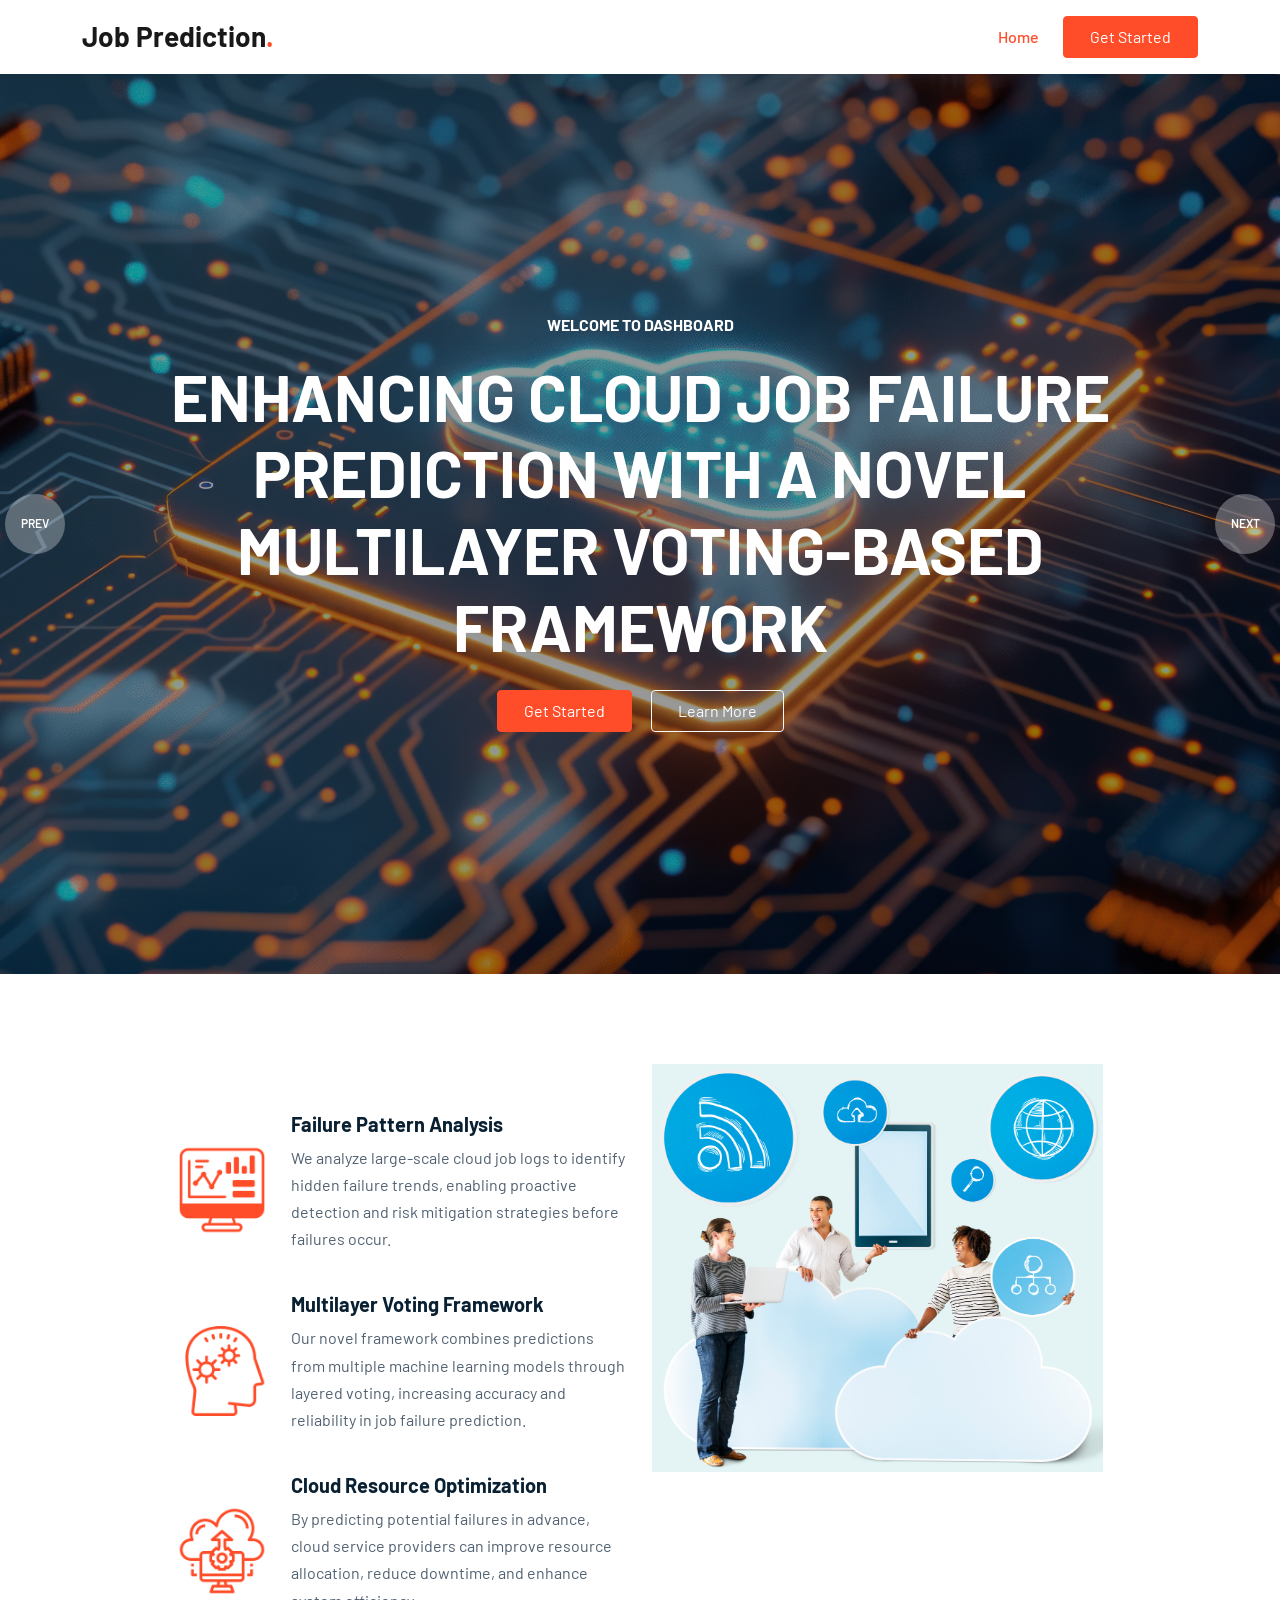
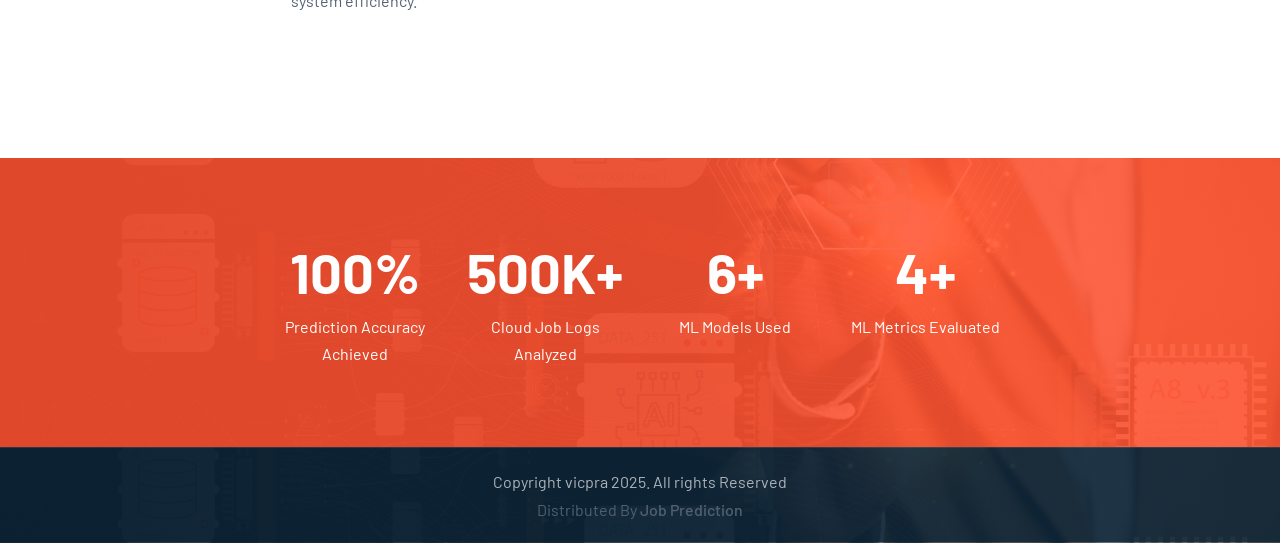
<file: templates/index.html>
<!doctype html>
<html lang="en">

<head>
    <!-- Required meta tags -->
    <meta charset="utf-8">
    <meta name="viewport" content="width=device-width, initial-scale=1">
    <link rel="icon" type="image/x-icon" href="favicon.ico">

    <!-- Bootstrap CSS -->
    <link rel="stylesheet" href="../static/css/bootstrap.min.css">
    <link rel="stylesheet" href="../static/css/owl.carousel.min.css">
    <link rel="stylesheet" href="../static/css/owl.theme.default.min.css">
    <link href='https://unpkg.com/boxicons@2.1.1/css/boxicons.min.css' rel='stylesheet'>
    <link rel="stylesheet" href="../static/css/style.css">

    <title>Home - Enhancing Cloud Job Failure Prediction with a Novel Multilayer Voting-Based Framework</title>
</head>

<body data-bs-spy="scroll" data-bs-target=".navbar" data-bs-offset="70">


    <!-- NAV -->
    <nav class="navbar navbar-expand-lg navbar-light bg-white sticky-top">
        <div class="container">
            <a class="navbar-brand" href="#">Job Prediction<span class="dot">.</span></a>
            <button class="navbar-toggler" type="button" data-bs-toggle="collapse" data-bs-target="#navbarNav"
                aria-controls="navbarNav" aria-expanded="false" aria-label="Toggle navigation">
                <span class="navbar-toggler-icon"></span>
            </button>
            <div class="collapse navbar-collapse" id="navbarNav">
                <ul class="navbar-nav ms-auto">
                    <li class="nav-item">
                        <a class="nav-link active" href="/"><Span style="color: #ff4d29;">Home</Span></a>
                    </li>                  
                </ul>
                <a href="/logon"
                    class="btn btn-brand ms-lg-3">Get Started</a>
            </div>
        </div>
    </nav>

    <!-- SLIDER -->
    <div class="owl-carousel owl-theme hero-slider">
        <div class="slide slide1">
            <div class="container">
                <div class="row">
                    <div class="col-12 text-center text-white">
                        <h6 class="text-white text-uppercase">Welcome To Dashboard</h6>
                        <h1 class="display-3 my-4">Enhancing Cloud Job Failure Prediction with a Novel Multilayer Voting-Based Framework</h1>
                        <a href="/logon" class="btn btn-brand">Get Started</a>
                        <a href="/logon" class="btn btn-outline-light ms-3">Learn More</a>
                    </div>
                </div>
            </div>
        </div>
        <div class="slide slide2">
            <div class="container">
                <div class="row">
                    <div class="col-12 col-lg-10 offset-lg-1 text-white">
                        <h6 class="text-white text-uppercase">Welcome To Dashboard</h6>
                        <h1 class="display-3 my-4">Enhancing Cloud Job Failure Prediction with a Novel Multilayer Voting-Based Framework</h1>
                        <a href="/logon" class="btn btn-brand">Get Started</a>
                        <a href="/logon" class="btn btn-outline-light ms-3">Learn More</a>
                    </div>
                </div>
            </div>
        </div>
    </div>

    <!-- ABOUT -->
    <section id="about">
        <div class="container">
            <div class="row justify-content-center">
                <div class="col-lg-5 py-5">
                    <div class="row">

                        <div class="col-12">
                            <div class="info-box">
                                <img src="../static/img/data-analysis.png" alt="">
                                <div class="ms-4">
                                    <h5>Failure Pattern Analysis</h5>
                                    <p>We analyze large-scale cloud job logs to identify hidden failure trends, enabling proactive detection and risk mitigation strategies before failures occur.</p>
                                </div>
                            </div>
                        </div>

                        <div class="col-12 mt-4">
                            <div class="info-box">
                                <img src="../static/img/ensemble-learn.png" alt="">
                                <div class="ms-4">
                                    <h5>Multilayer Voting Framework</h5>
                                    <p>Our novel framework combines predictions from multiple machine learning models through layered voting, increasing accuracy and reliability in job failure prediction.</p>
                                </div>
                            </div>
                        </div>

                        <div class="col-12 mt-4">
                            <div class="info-box">
                                <img src="../static/img/cloud-system.png" alt="">
                                <div class="ms-4">
                                    <h5>Cloud Resource Optimization</h5>
                                    <p>By predicting potential failures in advance, cloud service providers can improve resource allocation, reduce downtime, and enhance system efficiency.</p>
                                </div>
                            </div>
                        </div>

                    </div>
                </div>

                <div class="col-lg-5">
                    <img src="../static/img/about.jpg" alt="">
                </div>
            </div>
        </div>
    </section>


    <!-- MILESTONE -->
    <section id="milestone">
        <div class="container">
            <div class="row text-center justify-content-center gy-4">
                <div class="col-lg-2 col-sm-6">
                    <h1 class="display-4">100%</h1>
                    <p class="mb-0">Prediction Accuracy Achieved</p>
                </div>
                <div class="col-lg-2 col-sm-6">
                    <h1 class="display-4">500K+</h1>
                    <p class="mb-0">Cloud Job Logs Analyzed</p>
                </div>
                <div class="col-lg-2 col-sm-6">
                    <h1 class="display-4">6+</h1>
                    <p class="mb-0">ML Models Used</p>
                </div>
                <div class="col-lg-2 col-sm-6">
                    <h1 class="display-4">4+</h1>
                    <p class="mb-0">ML Metrics Evaluated</p>
                </div>
            </div>
        </div>
    </section>




    
    <footer>
        <div class="footer-bottom text-center">
            <p class="mb-0">Copyright vicpra 2025. All rights Reserved</p> Distributed By <a
                hrefs="#">Job Prediction</a>
        </div>
    </footer>



    <script src="../static/js/jquery.min.js"></script>
    <script src="../static/js/bootstrap.bundle.min.js"></script>
    <script src="../static/js/owl.carousel.min.js"></script>
    <script src="../static/js/app.js"></script>
</body>

</html>
</file>
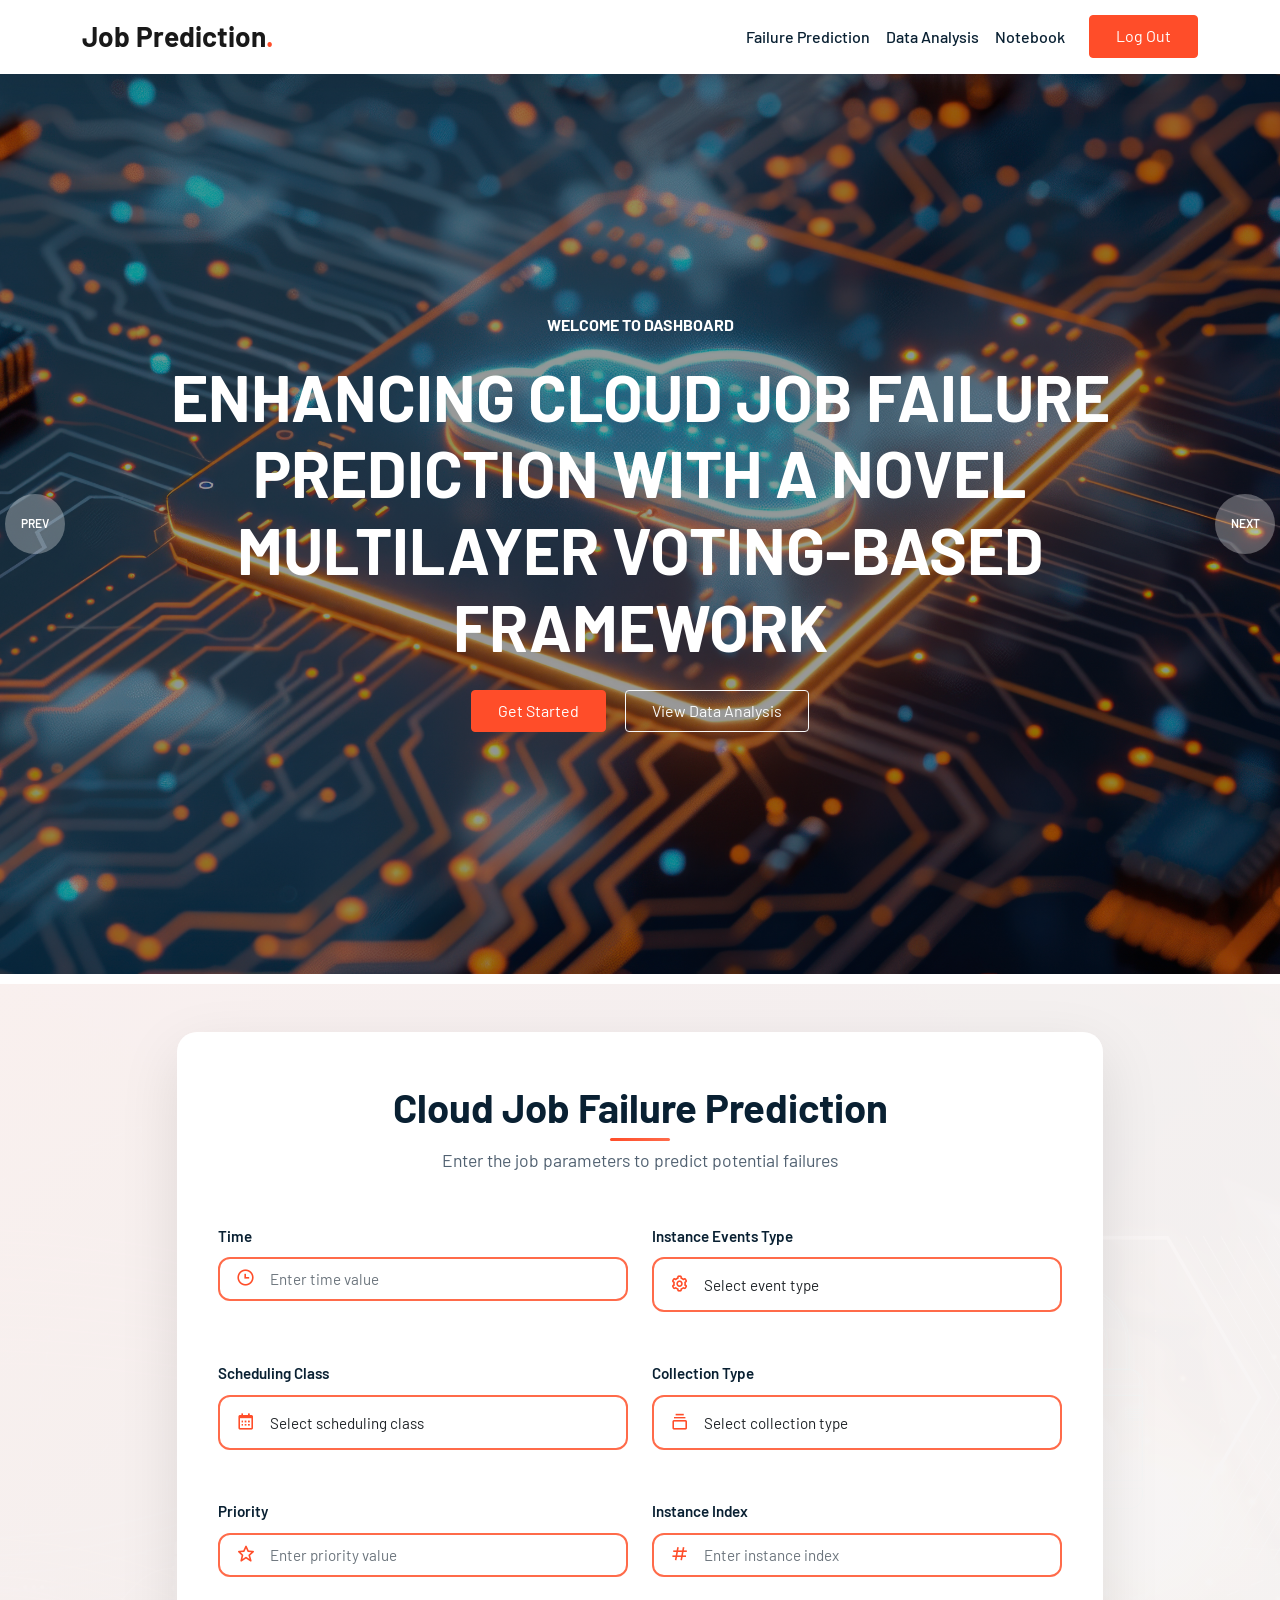
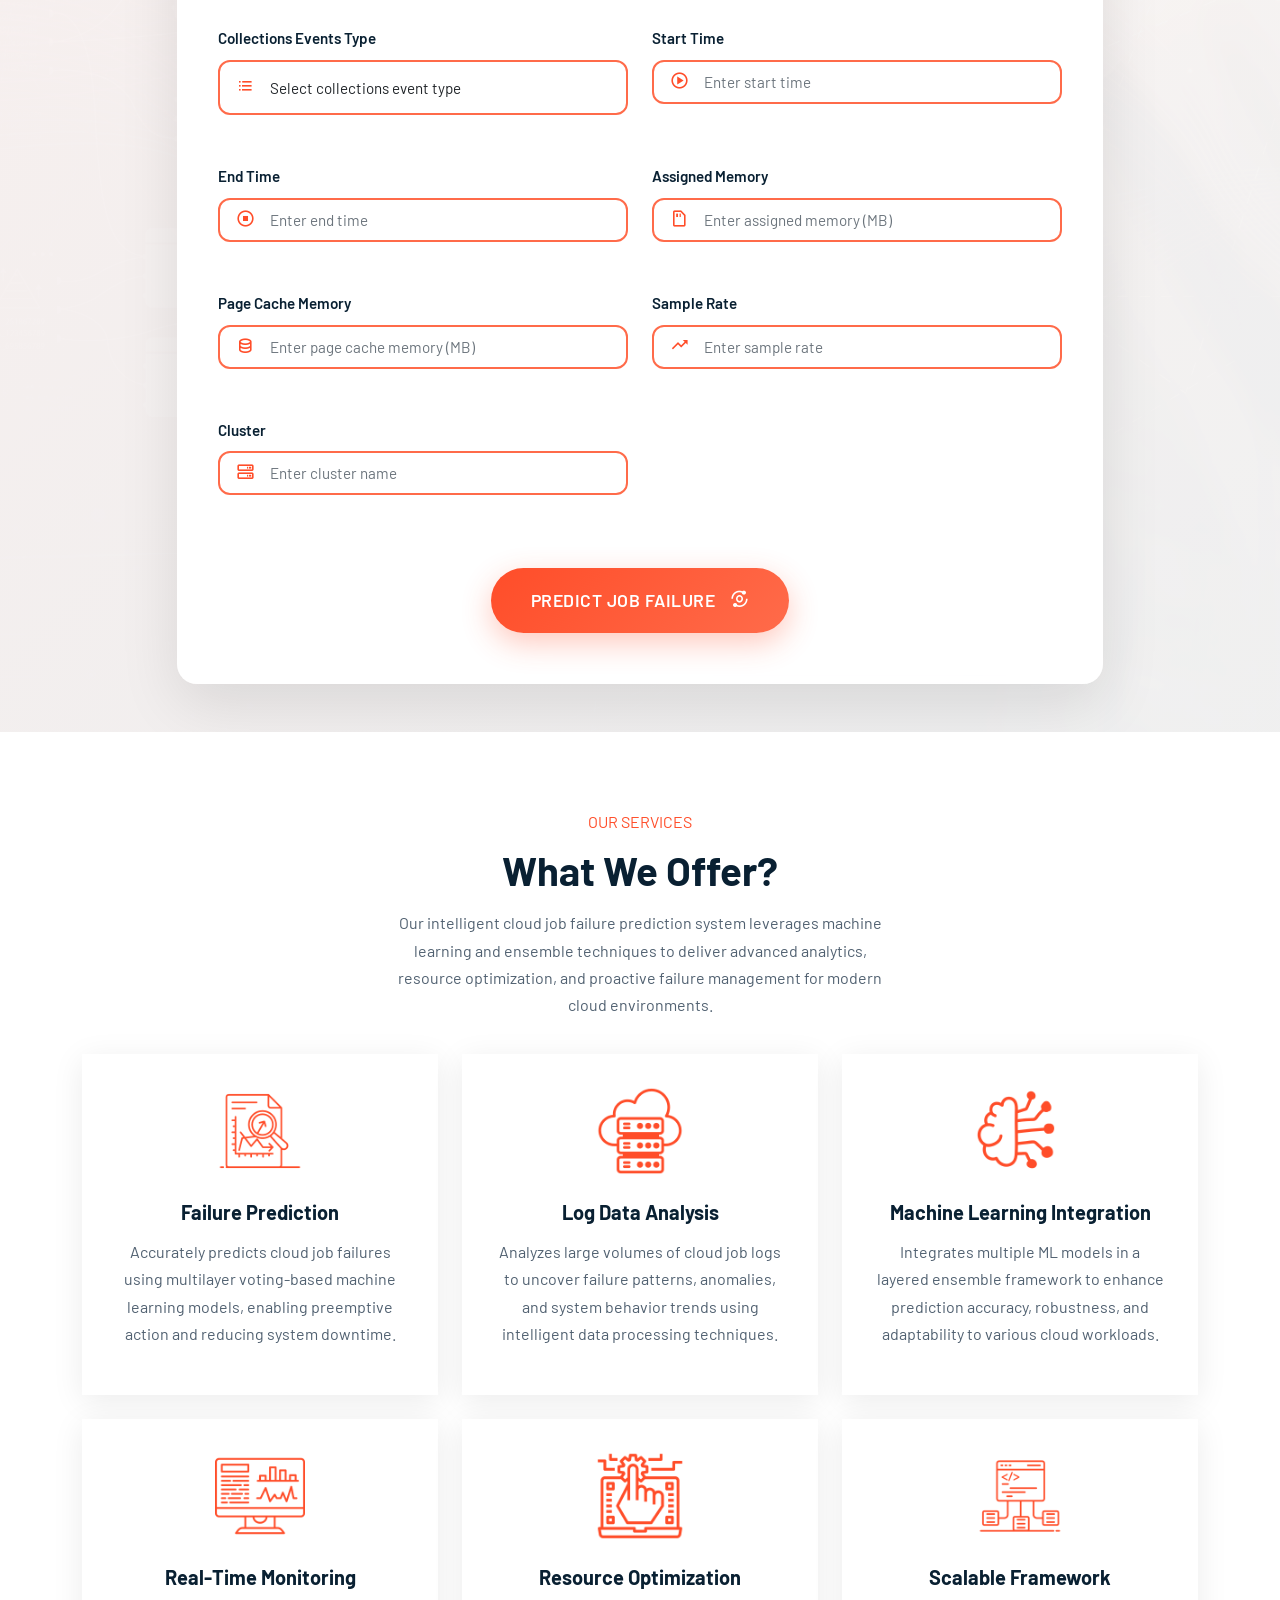
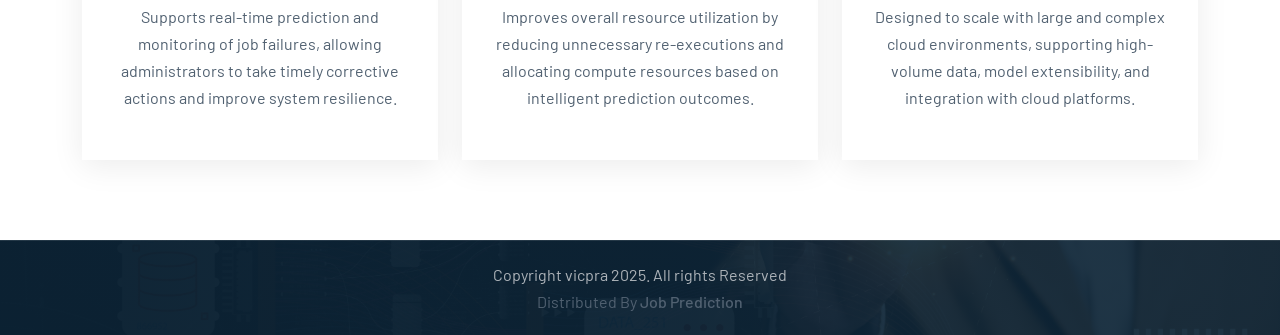
<file: templates/home.html>
<!doctype html>
<html lang="en">

<head>
    <!-- Required meta tags -->
    <meta charset="utf-8">
    <meta name="viewport" content="width=device-width, initial-scale=1">
    <link rel="icon" type="image/x-icon" href="favicon.ico">

    <!-- Bootstrap CSS -->
    <link rel="stylesheet" href="../static/css/bootstrap.min.css">
    <link rel="stylesheet" href="../static/css/owl.carousel.min.css">
    <link rel="stylesheet" href="../static/css/owl.theme.default.min.css">
    <link href='https://unpkg.com/boxicons@2.1.1/css/boxicons.min.css' rel='stylesheet'>
    <link rel="stylesheet" href="../static/css/style.css">

    <title>Prediction - Enhancing Cloud Job Failure Prediction with a Novel Multilayer Voting-Based Framework</title>
</head>

<body data-bs-spy="scroll" data-bs-target=".navbar" data-bs-offset="70">


    <!-- NAV -->
    <nav class="navbar navbar-expand-lg navbar-light bg-white sticky-top">
        <div class="container">
            <a class="navbar-brand" href="/home">Job Prediction<span class="dot">.</span></a>
            <button class="navbar-toggler" type="button" data-bs-toggle="collapse" data-bs-target="#navbarNav"
                aria-controls="navbarNav" aria-expanded="false" aria-label="Toggle navigation">
                <span class="navbar-toggler-icon"></span>
            </button>
            <div class="collapse navbar-collapse" id="navbarNav">
                <ul class="navbar-nav ms-auto">
                    <li class="nav-item active">
                        <a class="nav-link active" href="/home">Failure Prediction</a>
                    </li>
                    <li class="nav-item">
                        <a class="nav-link" href="/graphs">Data Analysis</a>
                    </li>
                    <li class="nav-item">
                        <a class="nav-link" href="../static/Notebook.html">Notebook</a>
                    </li> 
                    <a href="/"
                    class="btn btn-brand ms-lg-3">Log Out</a>                  
                </ul>
            </div>
        </div>
    </nav>

    <!-- SLIDER -->
    <div class="owl-carousel owl-theme hero-slider">
        <div class="slide slide1">
            <div class="container">
                <div class="row">
                    <div class="col-12 text-center text-white">
                        <h6 class="text-white text-uppercase">Welcome To Dashboard</h6>
                        <h1 class="display-3 my-4">Enhancing Cloud Job Failure Prediction with a Novel Multilayer Voting-Based Framework</h1>
                        <a href="#prediction-form" class="btn btn-brand">Get Started</a>
                        <a href="/graphs" class="btn btn-outline-light ms-3">View Data Analysis</a>
                    </div>
                </div>
            </div>
        </div>
        <div class="slide slide2">
            <div class="container">
                <div class="row">
                    <div class="col-12 col-lg-10 offset-lg-1 text-white">
                        <h6 class="text-white text-uppercase">Welcome To Dashboard</h6>
                        <h1 class="display-3 my-4">Enhancing Cloud Job Failure Prediction with a Novel Multilayer Voting-Based Framework</h1>
                        <a href="#prediction-form" class="btn btn-brand">Get Started</a>
                        <a href="/graphs" class="btn btn-outline-light ms-3">View Data Analysis</a>
                    </div>
                </div>
            </div>
        </div>
    </div>

    <!-- PREDICTION FORM SECTION -->
    <section id="prediction-form" class="py-5">
        <div class="container">
            <div class="row justify-content-center">
                <div class="col-lg-10">
                    <div class="form-container">
                        <div class="form-header text-center mb-5">
                            <h2 class="form-title">Cloud Job Failure Prediction</h2>
                            <p class="form-subtitle">Enter the job parameters to predict potential failures</p>
                        </div>
                        
                        <form class="prediction-form" id="jobPredictionForm" action="/predict" method="post">
                            <div class="row g-4">
                                <!-- Time -->
                                <div class="col-md-6">
                                    <div class="form-group">
                                        <label for="time" class="form-label">Time</label>
                                        <div class="input-wrapper">
                                            <input type="text" class="form-control" id="time" name="time" placeholder="Enter time value" required>
                                            <div class="form-icon">
                                                <i class='bx bx-time'></i>
                                            </div>
                                        </div>
                                    </div>
                                </div>

                                <!-- Instance Events Type -->
                                <div class="col-md-6">
                                    <div class="form-group">
                                        <label for="instance_events_type" class="form-label">Instance Events Type</label>
                                        <div class="input-wrapper">
                                            <select class="form-control" id="instance_events_type" name="instance_events_type" required>
                                                <option value="">Select event type</option>
                                                <option value="0">Type 0</option>
                                                <option value="1">Type 1</option>
                                                <option value="2">Type 2</option>
                                                <option value="3">Type 3</option>
                                                <option value="4">Type 4</option>
                                                <option value="5">Type 5</option>
                                                <option value="6">Type 6</option>
                                                <option value="7">Type 7</option>
                                                <option value="8">Type 8</option>
                                                <option value="9">Type 9</option>
                                                <option value="10">Type 10</option>
                                            </select>
                                            <div class="form-icon">
                                                <i class='bx bx-cog'></i>
                                            </div>
                                        </div>
                                    </div>
                                </div>

                                <!-- Scheduling Class -->
                                <div class="col-md-6">
                                    <div class="form-group">
                                        <label for="scheduling_class" class="form-label">Scheduling Class</label>
                                        <div class="input-wrapper">
                                            <select class="form-control" id="scheduling_class" name="scheduling_class" required>
                                                <option value="">Select scheduling class</option>
                                                <option value="0">Class 0</option>
                                                <option value="1">Class 1</option>
                                                <option value="2">Class 2</option>
                                                <option value="3">Class 3</option>
                                            </select>
                                            <div class="form-icon">
                                                <i class='bx bx-calendar'></i>
                                            </div>
                                        </div>
                                    </div>
                                </div>

                                <!-- Collection Type -->
                                <div class="col-md-6">
                                    <div class="form-group">
                                        <label for="collection_type" class="form-label">Collection Type</label>
                                        <div class="input-wrapper">
                                            <select class="form-control" id="collection_type" name="collection_type" required>
                                                <option value="">Select collection type</option>
                                                <option value="0">Type 0</option>
                                                <option value="1">Type 1</option>
                                            </select>
                                            <div class="form-icon">
                                                <i class='bx bx-collection'></i>
                                            </div>
                                        </div>
                                    </div>
                                </div>

                                <!-- Priority -->
                                <div class="col-md-6">
                                    <div class="form-group">
                                        <label for="priority" class="form-label">Priority</label>
                                        <div class="input-wrapper">
                                            <input type="text" class="form-control" id="priority" name="priority" placeholder="Enter priority value" required>
                                            <div class="form-icon">
                                                <i class='bx bx-star'></i>
                                            </div>
                                        </div>
                                    </div>
                                </div>

                                <!-- Instance Index -->
                                <div class="col-md-6">
                                    <div class="form-group">
                                        <label for="instance_index" class="form-label">Instance Index</label>
                                        <div class="input-wrapper">
                                            <input type="text" class="form-control" id="instance_index" name="instance_index" placeholder="Enter instance index" required>
                                            <div class="form-icon">
                                                <i class='bx bx-hash'></i>
                                            </div>
                                        </div>
                                    </div>
                                </div>

                                <!-- Collections Events Type -->
                                <div class="col-md-6">
                                    <div class="form-group">
                                        <label for="collections_events_type" class="form-label">Collections Events Type</label>
                                        <div class="input-wrapper">
                                            <select class="form-control" id="collections_events_type" name="collections_events_type" required>
                                                <option value="">Select collections event type</option>
                                                <option value="0">Type 0</option>
                                                <option value="1">Type 1</option>
                                                <option value="2">Type 2</option>
                                                <option value="3">Type 3</option>
                                                <option value="4">Type 4</option>
                                                <option value="5">Type 5</option>
                                                <option value="6">Type 6</option>
                                                <option value="7">Type 7</option>
                                                <option value="8">Type 8</option>
                                                <option value="9">Type 9</option>
                                                <option value="10">Type 10</option>
                                            </select>
                                            <div class="form-icon">
                                                <i class='bx bx-list-ul'></i>
                                            </div>
                                        </div>
                                    </div>
                                </div>

                                <!-- Start Time -->
                                <div class="col-md-6">
                                    <div class="form-group">
                                        <label for="start_time" class="form-label">Start Time</label>
                                        <div class="input-wrapper">
                                            <input type="text" class="form-control" id="start_time" name="start_time" placeholder="Enter start time" required>
                                            <div class="form-icon">
                                                <i class='bx bx-play-circle'></i>
                                            </div>
                                        </div>
                                    </div>
                                </div>

                                <!-- End Time -->
                                <div class="col-md-6">
                                    <div class="form-group">
                                        <label for="end_time" class="form-label">End Time</label>
                                        <div class="input-wrapper">
                                            <input type="text" class="form-control" id="end_time" name="end_time" placeholder="Enter end time" required>
                                            <div class="form-icon">
                                                <i class='bx bx-stop-circle'></i>
                                            </div>
                                        </div>
                                    </div>
                                </div>

                                <!-- Assigned Memory -->
                                <div class="col-md-6">
                                    <div class="form-group">
                                        <label for="assigned_memory" class="form-label">Assigned Memory</label>
                                        <div class="input-wrapper">
                                            <input type="text" class="form-control" id="assigned_memory" name="assigned_memory" placeholder="Enter assigned memory (MB)" required>
                                            <div class="form-icon">
                                                <i class='bx bx-memory-card'></i>
                                            </div>
                                        </div>
                                    </div>
                                </div>

                                <!-- Page Cache Memory -->
                                <div class="col-md-6">
                                    <div class="form-group">
                                        <label for="page_cache_memory" class="form-label">Page Cache Memory</label>
                                        <div class="input-wrapper">
                                            <input type="text" class="form-control" id="page_cache_memory" name="page_cache_memory" placeholder="Enter page cache memory (MB)" required>
                                            <div class="form-icon">
                                                <i class='bx bx-data'></i>
                                            </div>
                                        </div>
                                    </div>
                                </div>

                                <!-- Sample Rate -->
                                <div class="col-md-6">
                                    <div class="form-group">
                                        <label for="sample_rate" class="form-label">Sample Rate</label>
                                        <div class="input-wrapper">
                                            <input type="text" class="form-control" id="sample_rate" name="sample_rate" placeholder="Enter sample rate" required>
                                            <div class="form-icon">
                                                <i class='bx bx-trending-up'></i>
                                            </div>
                                        </div>
                                    </div>
                                </div>

                                <!-- Cluster -->
                                <div class="col-md-6">
                                    <div class="form-group">
                                        <label for="cluster" class="form-label">Cluster</label>
                                        <div class="input-wrapper">
                                            <input type="text" class="form-control" id="cluster" name="cluster" placeholder="Enter cluster name" required>
                                            <div class="form-icon">
                                                <i class='bx bx-server'></i>
                                            </div>
                                        </div>
                                    </div>
                                </div>
                            </div>

                            <!-- Submit Button -->
                            <div class="text-center mt-5">
                                <button type="submit" class="btn btn-predict">
                                    <span class="btn-text">Predict Job Failure</span>
                                    <span class="btn-icon">
                                        <i class='bx bx-analyse'></i>
                                    </span>
                                </button>
                            </div>
                        </form>
                    </div>
                </div>
            </div>
        </div>
    </section>

    <section id="services" class="text-center">
        <div class="container">
            <div class="row">
                <div class="col-12">
                    <div class="intro">
                        <h6>Our Services</h6>
                        <h1>What We Offer?</h1>
                        <p class="mx-auto">Our intelligent cloud job failure prediction system leverages machine learning and ensemble techniques to deliver advanced analytics, resource optimization, and proactive failure management for modern cloud environments.</p>
                    </div>
                </div>
            </div>
            <div class="row g-4">
                <div class="col-lg-4 col-md-6">
                    <div class="service">
                        <img src="../static/img/prediction.png" alt="">
                        <h5>Failure Prediction</h5>
                        <p>Accurately predicts cloud job failures using multilayer voting-based machine learning models, enabling preemptive action and reducing system downtime.</p>
                    </div>
                </div>
                <div class="col-lg-4 col-md-6">
                    <div class="service">
                        <img src="../static/img/log-data.png" alt="">
                        <h5>Log Data Analysis</h5>
                        <p>Analyzes large volumes of cloud job logs to uncover failure patterns, anomalies, and system behavior trends using intelligent data processing techniques.</p>
                    </div>
                </div>
                <div class="col-lg-4 col-md-6">
                    <div class="service">
                        <img src="../static/img/ml-integration.png" alt="">
                        <h5>Machine Learning Integration</h5>
                        <p>Integrates multiple ML models in a layered ensemble framework to enhance prediction accuracy, robustness, and adaptability to various cloud workloads.</p>
                    </div>
                </div>
                <div class="col-lg-4 col-md-6">
                    <div class="service">
                        <img src="../static/img/monitoring.png" alt="">
                        <h5>Real-Time Monitoring</h5>
                        <p>Supports real-time prediction and monitoring of job failures, allowing administrators to take timely corrective actions and improve system resilience.</p>
                    </div>
                </div>
                <div class="col-lg-4 col-md-6">
                    <div class="service">
                        <img src="../static/img/optimization.png" alt="">
                        <h5>Resource Optimization</h5>
                        <p>Improves overall resource utilization by reducing unnecessary re-executions and allocating compute resources based on intelligent prediction outcomes.</p>
                    </div>
                </div>
                <div class="col-lg-4 col-md-6">
                    <div class="service">
                        <img src="../static/img/scalable.png" alt="">
                        <h5>Scalable Framework</h5>
                        <p>Designed to scale with large and complex cloud environments, supporting high-volume data, model extensibility, and integration with cloud platforms.</p>
                    </div>
                </div>
            </div>
        </div>
    </section>


    <footer>
        <div class="footer-bottom text-center">
            <p class="mb-0">Copyright vicpra 2025. All rights Reserved</p> Distributed By <a
                hrefs="#">Job Prediction</a>
        </div>
    </footer>



    <script src="../static/js/jquery.min.js"></script>
    <script src="../static/js/bootstrap.bundle.min.js"></script>
    <script src="../static/js/owl.carousel.min.js"></script>
    <script src="../static/js/app.js"></script>
    
    <!-- Form Enhancement Script -->
    <script>
        $(document).ready(function() {
            // Form validation and enhancement
            const form = $('#jobPredictionForm');
            const submitBtn = $('.btn-predict');
            
            // Add floating label effect
            $('.form-control').on('focus blur', function() {
                const $this = $(this);
                const $label = $this.closest('.form-group').find('.form-label');
                
                if ($this.is(':focus') || $this.val() !== '') {
                    $label.addClass('active');
                } else {
                    $label.removeClass('active');
                }
            });
            
            // Form submission with loading state
            form.on('submit', function(e) {
                e.preventDefault();
                
                // Add loading state
                submitBtn.addClass('form-loading');
                submitBtn.find('.btn-text').text('Analyzing...');
                submitBtn.find('.btn-icon').html('<i class="bx bx-loader-alt bx-spin"></i>');
            
            
            // Real-time validation
            $('.form-control').on('input', function() {
                const $this = $(this);
                const value = $this.val();
                
                // Remove previous validation classes
                $this.removeClass('is-valid is-invalid');
                
                // Add validation based on field type
                if ($this.attr('type') === 'number') {
                    const min = parseFloat($this.attr('min'));
                    const max = parseFloat($this.attr('max'));
                    
                    if (value !== '' && !isNaN(value)) {
                        if ((min !== undefined && parseFloat(value) < min) || 
                            (max !== undefined && parseFloat(value) > max)) {
                            $this.addClass('is-invalid');
                        } else {
                            $this.addClass('is-valid');
                        }
                    }
                } else if (value.length > 0) {
                    $this.addClass('is-valid');
                }
            });
            
            // Animate form elements on scroll
            $(window).on('scroll', function() {
                const formSection = $('#prediction-form');
                const scrollTop = $(window).scrollTop();
                const elementTop = formSection.offset().top;
                const elementHeight = formSection.outerHeight();
                const windowHeight = $(window).height();
                
                if (scrollTop > elementTop - windowHeight + 100) {
                    formSection.addClass('animate-in');
                }
            });
            
            // Notification system
            function showNotification(message, type = 'info') {
                const notification = $(`
                    <div class="notification notification-${type}">
                        <i class="bx ${type === 'success' ? 'bx-check-circle' : 'bx-info-circle'}"></i>
                        <span>${message}</span>
                    </div>
                `);
                
                $('body').append(notification);
                
                // Animate in
                setTimeout(() => notification.addClass('show'), 100);
                
                // Auto remove
                setTimeout(() => {
                    notification.removeClass('show');
                    setTimeout(() => notification.remove(), 300);
                }, 4000);
            }
        });
    </script>
    
    <style>
        /* Additional notification styles */
        .notification {
            position: fixed;
            top: 20px;
            right: 20px;
            background: white;
            padding: 15px 20px;
            border-radius: 10px;
            box-shadow: 0 10px 30px rgba(0, 0, 0, 0.1);
            display: flex;
            align-items: center;
            gap: 10px;
            z-index: 9999;
            transform: translateX(400px);
            transition: transform 0.3s ease;
        }
        
        .notification.show {
            transform: translateX(0);
        }
        
        .notification-success {
            border-left: 4px solid #28a745;
        }
        
        .notification-success i {
            color: #28a745;
        }
        
        .notification-info {
            border-left: 4px solid var(--brand);
        }
        
        .notification-info i {
            color: var(--brand);
        }
        
        .form-label.active {
            color: var(--brand);
            transform: translateY(-5px);
        }
        
        .form-control.is-valid {
            border-color: #28a745;
        }
        
        .form-control.is-invalid {
            border-color: #dc3545;
        }
        
        #prediction-form.animate-in .form-group {
            animation-play-state: running;
        }
    </style>
</body>

</html>
</file>
<file: static/css/style.css>
@import url('https://fonts.googleapis.com/css2?family=Barlow:wght@400;500;600;700&display=swap');

:root {
    --brand: #ff4d29;
    --dark: #092032;
    --body: #516171;
    --border: rgba(0,0,0,0.08);
    --shadow: 0px 6px 30px rgba(0, 0, 0, 0.08);
    
}

body {
    font-family: "Barlow", sans-serif;
    color: var(--body);
    line-height: 1.7;
}

h1,h2,h3,h4,h5,h6,
.display-1,.display-2,.display-3,.display-4 {
    font-weight: 700;
    color: var(--dark);
}

.bg-cover {
    background-size: cover;
    background-position: center;
    background-repeat: no-repeat;
}

img {
    width: 100%;
}

a {
    color: var(--dark);
    transition: all 0.4s ease;
    font-weight: 500;
}

a:hover {
    color: var(--brand);
}

section {
    padding-top: 80px;
    padding-bottom: 80px;
}

.text-brand {
    color: var(--brand) !important;
}


.hero-slider .owl-prev,
.hero-slider .owl-next{
    background-color: rgba(255, 255, 255, 0.3) !important;
    width: 60px !important;
    height: 60px !important;
    display: block;
    display: grid;
    place-items: center;
    color: #fff !important;
    border-radius: 100px;
    line-height: 0;
    border-radius: 100px !important;
    position: absolute;
    top: 50%;
    font-weight: 600 !important;
    font-size: 12px !important;
    transition: all 0.4s ease;
    margin-top: -30px !important;
}

.owl-prev {
    left: 0;
}
.owl-next {
    right: 0;
}

.hero-slider .owl-prev:hover,
.hero-slider .owl-next:hover {
    background-color: var(--brand) !important; 
}

.owl-dot.active span{
    background-color: var(--brand) !important;
}


 /* slide */
 .slide {
     min-height: 100vh;
     display: flex;
     align-items: center;
     justify-content: center;
     position: relative;
}

.slide1 {
    background: linear-gradient(rgba(0, 0, 0, 0.4), rgba(0, 0, 0, 0.4)), url(../img/bg_banner2.jpg);
    background-size: cover;
    background-position: center;
    background-repeat: no-repeat;
}

.slide2 {
    background: linear-gradient(rgba(0, 0, 0, 0.4), rgba(0, 0, 0, 0.4)), url(../img/bg_banner1.jpg);
    background-size: cover;
    background-position: center;
    background-repeat: no-repeat;
}

.slide .display-3 {
    text-transform: uppercase;
    color: #fff;
}

/* navbar */
.top-nav {
    background-color: var(--brand);
    color: #fff;
    padding-top: 5px;
    padding-bottom: 5px;
}

.top-nav p {
    display: inline-block;
    margin-bottom: 0;
    margin-right: 10px;
}

.top-nav span,
.top-nav i {
    vertical-align: middle;
}

.navbar {
    box-shadow: var(--shadow);
}

.social-icons a {
    width: 28px;
    height: 28px;
    display: inline-flex;
    color: #fff;
    background-color: rgba(255, 255, 255, 0.25);
    text-decoration: none;
    align-items: center;
    justify-content: center;
    border-radius: 100px;
}

.social-icons a:hover {
    background-color: #fff;
    color: var(--brand);
}
.conditions-section{
    margin: 20px 0;
}
.conditions-section a{
   color: #fff;
   margin: 0 10px;
}

.navbar .navbar-nav .nav-link {
    color: var(--dark);
}

.navbar .navbar-nav .nav-link:hover {
    color: var(--brand);
}

.navbar .navbar-nav .nav-link.active {
    color: #ff6b4a;
}

.navbar-brand {
    font-size: 28px;
    font-weight: 700;
}

.navbar-brand .dot {
    color: var(--brand);
}

.btn {
    padding: 8px 26px;
}

.btn-brand {
    border-color: var(--brand);
    background-color: var(--brand);
    color: #fff;
}

.btn-brand:hover {
    background-color: #d64022;
    border-color: #d64022;
    color: #fff;
}

.intro {margin-bottom: 36px;
text-align: center;}

.intro p {
    max-width: 500px;
}
.intro h6{
    color: var(--brand);
    font-weight: 400;
    text-transform: uppercase;
}

.intro h1 {
    margin-top: 15px;
    margin-bottom: 15px;
}

.info-box {
    align-items: center;
    display: flex;
}

.info-box img {
    width: 90px;
}


#milestone {
    background: linear-gradient(rgba(255, 77, 41, 0.85), rgba(255, 77, 41, 0.85)), url(../img/bg_banner1.jpg);
    background-size: cover;
    background-position: center;
    background-repeat: no-repeat;
}

#milestone h1,
#milestone p {
    color: #fff;
}

.service {
    padding: 32px;
    background-color: #fff;
    box-shadow: var(--shadow);
}

.service h5 {
    margin-top: 24px;
    margin-bottom: 14px;
}

.service img {
    width: 90px;
}


.project {
    position: relative;
    overflow: hidden;
    z-index: 2;
}

.project h6 {
    font-weight: 400;
}

.project h6::before {
    content: "";
    height: 2px;
    width: 30px;
    display: inline-block;
    background: var(--brand);
    vertical-align: middle;
    margin-right: 10px;
}


.project .overlay {
    width: 100%;
    height: 220px;
    position: absolute;
    bottom: 0;
    left: 0;
    background: linear-gradient(180deg, rgba(255, 76, 41, 0) 0%, var(--dark) 100%);
}

.project .content {
    position: absolute;
    left: 10%;
    bottom: 10%
}

.project h2,
.project h6 {
    color: #fff;
}

.team-member {
    text-align: center;
}

.team-member .image{
    position: relative;
    z-index: 2;
    overflow: hidden;
}

.team-member .overlay {
    width: 100%;
    height: 100%;
    position: absolute;
    left: 0;
    top: -10%;
    background-color: rgba(255, 77, 41, 0.7);
    opacity: 0;
    transition: all 0.4s ease;
}

.team-member h5 {
    margin-top: 16px;
    margin-bottom: 4px;
}

.team-member .social-icons {
    position: absolute;
    top: 60%;
    left: 50%;
    transform: translate(-50%, -50%);
    z-index: 2;
    opacity: 0;
    transition: all 0.4s ease;
}

.team-member .social-icons a {
    width: 40px;
    height: 40px;
}

.team-member:hover .social-icons {
    top: 50%;
    opacity: 1;
}

.team-member:hover .overlay {
    top: 0%;
    opacity: 1;
}

#reviews {

    background: linear-gradient(-90deg, rgba(8, 32, 50, 0.8), rgba(8, 32, 50, 0.8)), url(../img/bg_banner1.jpg), #082032;;
    background-size: cover;
    background-position: center;
    background-repeat: no-repeat;
}

.review {
    text-align: center;
    z-index: 2;
    position: relative;
    margin: 15px;
    max-width: 768px;
    margin: auto;
}

.review .bxs-quote-alt-left {
    font-size: 120px;
    position: absolute;
    opacity: 0.1;
    left: 50%;
    top: 50%;
    transform: translate(-50%, -50%);
    color: #fff;
}

.review img {
    width: 80px !important;
    height: 80px;
    border-radius: 100px;
    margin: auto;
}

.review h5 {
    margin-top: 16px;
    margin-bottom: 4px;
    color: #fff;
}

.review h3 {
    margin-top: 26px;
    margin-bottom: 26px;
    font-size: 22px;
    color: #fff;
    font-weight: 400;
    line-height: 1.7;
}

.review small {
    color: var(--brand);
}

.review .stars {
    color: var(--brand);
}

.blog-post {
    position: relative;
    background-color: #fff;
    box-shadow: var(--shadow);
}

.blog-post .content {
    padding: 32px;
}

.blog-post a {
    position: absolute;
    top: 20px;
    left: 20px;
    background-color: var(--brand);
    padding: 2px 12px;
    border-radius: 100px;
    text-decoration: none;
    color: #fff;
}

.blog-post h5 {
    margin-top: 12px;
    margin-bottom: 12px;
}

.blog-post small {
    text-transform: uppercase;
    color: var(--brand);
    text-decoration: underline;
}

footer {
    background: linear-gradient(0deg, rgba(8, 32, 50, 0.9), rgba(8, 32, 50, 0.9)), url(../img/bg_banner1.jpg), #082032;;
    background-size: cover;
    background-position: center;
    background-repeat: no-repeat;
}

footer .footer-top {
    padding-top: 80px;
    padding-bottom: 40px;
}

.footer-bottom {
    border-top: 1px solid rgba(255, 255, 255, 0.1);
    padding-bottom: 20px;
    padding-top: 20px;
}

footer .navbar-brand {
    color: #fff;
}

footer p {
    color: #ADB3B9;
}

footer .social-icons a {
    width: 50px;
    height: 50px;
    font-size: 20px;
    margin-left: 4px;
    margin-right: 4px;
}

.loader {
    min-height: 100vh;
    display: flex;
    align-items: center;
    justify-content: center;
    background-color: red;
    z-index: 99999;
    position: fixed;
    left: 0;
    right: 0;
}


input.form-control {
    border-color: #ff6b4a;
    height: 44px;
}

.form-control {
    background-color: rgba(0, 0, 0, 0.04);
    border-color: #ff6b4a;
}

.form-control:focus {
    box-shadow: none;
    border-color: var(--brand);
}

/* Prediction Form Styles */
#prediction-form {
    background: linear-gradient(135deg, rgba(255, 77, 41, 0.05) 0%, rgba(9, 32, 50, 0.05) 100%);
    position: relative;
    overflow: hidden;
}

#prediction-form::before {
    content: '';
    position: absolute;
    top: 0;
    left: 0;
    right: 0;
    bottom: 0;
    background: url('../img/bg_banner1.jpg') center/cover;
    opacity: 0.03;
    z-index: 0;
}

.form-container {
    background: rgba(255, 255, 255, 0.95);
    border-radius: 20px;
    padding: 50px 40px;
    box-shadow: 0 20px 60px rgba(0, 0, 0, 0.1);
    backdrop-filter: blur(10px);
    border: 1px solid rgba(255, 255, 255, 0.2);
    position: relative;
    z-index: 1;
    animation: slideUp 0.8s ease-out;
}

@keyframes slideUp {
    from {
        opacity: 0;
        transform: translateY(50px);
    }
    to {
        opacity: 1;
        transform: translateY(0);
    }
}

.form-header {
    margin-bottom: 40px;
    animation: fadeInDown 0.6s ease-out 0.2s both;
}

@keyframes fadeInDown {
    from {
        opacity: 0;
        transform: translateY(-30px);
    }
    to {
        opacity: 1;
        transform: translateY(0);
    }
}

.form-title {
    color: var(--dark);
    font-size: 2.5rem;
    font-weight: 700;
    margin-bottom: 15px;
    position: relative;
}

.form-title::after {
    content: '';
    position: absolute;
    bottom: -10px;
    left: 50%;
    transform: translateX(-50%);
    width: 60px;
    height: 3px;
    background: linear-gradient(90deg, var(--brand), #ff6b4a);
    border-radius: 2px;
}

.form-subtitle {
    color: var(--body);
    font-size: 1.1rem;
    margin: 0;
}

.prediction-form {
    animation: fadeInUp 0.8s ease-out 0.4s both;
}

@keyframes fadeInUp {
    from {
        opacity: 0;
        transform: translateY(30px);
    }
    to {
        opacity: 1;
        transform: translateY(0);
    }
}

.form-group {
    position: relative;
    margin-bottom: 25px;
    animation: fadeInLeft 0.6s ease-out both;
}

.input-wrapper {
    position: relative;
    display: block;
}

.form-group:nth-child(1) { animation-delay: 0.1s; }
.form-group:nth-child(2) { animation-delay: 0.2s; }
.form-group:nth-child(3) { animation-delay: 0.3s; }
.form-group:nth-child(4) { animation-delay: 0.4s; }
.form-group:nth-child(5) { animation-delay: 0.5s; }
.form-group:nth-child(6) { animation-delay: 0.6s; }
.form-group:nth-child(7) { animation-delay: 0.7s; }
.form-group:nth-child(8) { animation-delay: 0.8s; }
.form-group:nth-child(9) { animation-delay: 0.9s; }
.form-group:nth-child(10) { animation-delay: 1.0s; }
.form-group:nth-child(11) { animation-delay: 1.1s; }
.form-group:nth-child(12) { animation-delay: 1.2s; }

@keyframes fadeInLeft {
    from {
        opacity: 0;
        transform: translateX(-30px);
    }
    to {
        opacity: 1;
        transform: translateX(0);
    }
}

.form-label {
    color: var(--dark);
    font-weight: 600;
    font-size: 0.95rem;
    margin-bottom: 8px;
    display: block;
    transition: all 0.3s ease;
}

.form-control {
    height: 55px;
    border: 2px solid #ff6b4a;
    border-radius: 12px;
    padding: 15px 20px 15px 50px;
    font-size: 0.95rem;
    background: rgba(255, 255, 255, 0.9);
    transition: all 0.3s ease;
    position: relative;
}

.form-control:focus {
    border-color: var(--brand);
    box-shadow: 0 0 0 3px rgba(255, 77, 41, 0.1);
    background: #fff;
    transform: translateY(-2px);
}

.form-control:hover {
    border-color: #ff6b4a;
    transform: translateY(-1px);
}

.form-icon {
    position: absolute;
    left: 18px;
    top: 50%;
    transform: translateY(-50%);
    color: var(--brand);
    font-size: 1.2rem;
    z-index: 2;
    transition: all 0.3s ease;
    pointer-events: none;
}

.form-control:focus ~ .form-icon,
.input-wrapper:hover .form-icon {
    color: var(--brand);
    transform: translateY(-50%) scale(1.1);
}

.btn-predict {
    background: linear-gradient(135deg, var(--brand) 0%, #ff6b4a 100%);
    border: none;
    color: #fff;
    padding: 18px 40px;
    border-radius: 50px;
    font-weight: 600;
    font-size: 1.1rem;
    text-transform: uppercase;
    letter-spacing: 0.5px;
    position: relative;
    overflow: hidden;
    transition: all 0.3s ease;
    box-shadow: 0 10px 30px rgba(255, 77, 41, 0.3);
    animation: pulse 2s infinite;
}

@keyframes pulse {
    0% {
        box-shadow: 0 10px 30px rgba(255, 77, 41, 0.3);
    }
    50% {
        box-shadow: 0 15px 40px rgba(255, 77, 41, 0.4);
    }
    100% {
        box-shadow: 0 10px 30px rgba(255, 77, 41, 0.3);
    }
}

.btn-predict:hover {
    transform: translateY(-3px);
    box-shadow: 0 20px 40px rgba(255, 77, 41, 0.4);
    background: linear-gradient(135deg, #d64022 0%, var(--brand) 100%);
}

.btn-predict:active {
    transform: translateY(-1px);
}

.btn-predict::before {
    content: '';
    position: absolute;
    top: 0;
    left: -100%;
    width: 100%;
    height: 100%;
    background: linear-gradient(90deg, transparent, rgba(255, 255, 255, 0.2), transparent);
    transition: left 0.5s;
}

.btn-predict:hover::before {
    left: 100%;
}

.btn-text {
    margin-right: 10px;
}

.btn-icon {
    font-size: 1.2rem;
    transition: transform 0.3s ease;
}

.btn-predict:hover .btn-icon {
    transform: rotate(360deg);
}

/* Responsive Design */
@media (max-width: 768px) {
    .form-container {
        padding: 30px 20px;
        margin: 20px;
    }
    
    .form-title {
        font-size: 2rem;
    }
    
    .form-control {
        height: 50px;
        padding: 12px 15px 12px 45px;
    }
    
    .btn-predict {
        padding: 15px 30px;
        font-size: 1rem;
    }
}

/* Loading Animation */
.form-loading {
    position: relative;
    pointer-events: none;
}

.form-loading::after {
    content: '';
    position: absolute;
    top: 50%;
    left: 50%;
    width: 20px;
    height: 20px;
    margin: -10px 0 0 -10px;
    border: 2px solid transparent;
    border-top: 2px solid var(--brand);
    border-radius: 50%;
    animation: spin 1s linear infinite;
}

@keyframes spin {
    0% { transform: rotate(0deg); }
    100% { transform: rotate(360deg); }
}

/* Signup Page Styles */
#signup-section {
    background: linear-gradient(135deg, rgba(255, 77, 41, 0.05) 0%, rgba(9, 32, 50, 0.05) 100%);
    position: relative;
    overflow: hidden;
    min-height: 100vh;
    padding-top: 100px;
}

#signup-section::before {
    content: '';
    position: absolute;
    top: 0;
    left: 0;
    right: 0;
    bottom: 0;
    background: url('../img/bg_banner1.jpg') center/cover;
    opacity: 0.03;
    z-index: 0;
}

.signup-container {
    background: rgba(255, 255, 255, 0.95);
    border-radius: 20px;
    padding: 50px 40px;
    box-shadow: 0 20px 60px rgba(0, 0, 0, 0.1);
    backdrop-filter: blur(10px);
    border: 1px solid rgba(255, 255, 255, 0.2);
    position: relative;
    z-index: 1;
    animation: slideUp 0.8s ease-out;
}

.signup-header {
    margin-bottom: 40px;
    animation: fadeInDown 0.6s ease-out 0.2s both;
}

.signup-title {
    color: var(--dark);
    font-size: 2.5rem;
    font-weight: 700;
    margin-bottom: 15px;
    position: relative;
}

.signup-title::after {
    content: '';
    position: absolute;
    bottom: -10px;
    left: 50%;
    transform: translateX(-50%);
    width: 60px;
    height: 3px;
    background: linear-gradient(90deg, var(--brand), #ff6b4a);
    border-radius: 2px;
}

.signup-subtitle {
    color: var(--body);
    font-size: 1.1rem;
    margin: 0;
}

.signup-form {
    animation: fadeInUp 0.8s ease-out 0.4s both;
}

.signup-form .form-group {
    position: relative;
    margin-bottom: 25px;
    animation: fadeInLeft 0.6s ease-out both;
}

.signup-form .form-group:nth-child(1) { animation-delay: 0.1s; }
.signup-form .form-group:nth-child(2) { animation-delay: 0.2s; }
.signup-form .form-group:nth-child(3) { animation-delay: 0.3s; }
.signup-form .form-group:nth-child(4) { animation-delay: 0.4s; }
.signup-form .form-group:nth-child(5) { animation-delay: 0.5s; }
.signup-form .form-group:nth-child(6) { animation-delay: 0.6s; }

.signup-form .input-wrapper {
    position: relative;
    display: block;
}

.signup-form .form-label {
    color: var(--dark);
    font-weight: 600;
    font-size: 0.95rem;
    margin-bottom: 8px;
    display: block;
    transition: all 0.3s ease;
}

.signup-form .form-control {
    height: 55px;
    border: 2px solid #ff6b4a;
    border-radius: 12px;
    padding: 15px 20px 15px 50px;
    font-size: 0.95rem;
    background: rgba(255, 255, 255, 0.9);
    transition: all 0.3s ease;
    position: relative;
}

.signup-form .form-control:focus {
    border-color: var(--brand);
    box-shadow: 0 0 0 3px rgba(255, 77, 41, 0.1);
    background: #fff;
    transform: translateY(-2px);
}

.signup-form .form-control:hover {
    border-color: #ff6b4a;
    transform: translateY(-1px);
}

.signup-form .form-icon {
    position: absolute;
    left: 18px;
    top: 50%;
    transform: translateY(-50%);
    color: #ff6b4a;
    font-size: 1.2rem;
    z-index: 2;
    transition: all 0.3s ease;
    pointer-events: none;
}

.signup-form .form-control:focus ~ .form-icon,
.signup-form .input-wrapper:hover .form-icon {
    color: var(--brand);
    transform: translateY(-50%) scale(1.1);
}

.terms-section {
    margin: 30px 0;
    animation: fadeInUp 0.8s ease-out 0.7s both;
}

.btn-signup {
    background: linear-gradient(135deg, var(--brand) 0%, #ff6b4a 100%);
    border: none;
    color: #fff;
    padding: 18px 40px;
    border-radius: 50px;
    font-weight: 600;
    font-size: 1.1rem;
    text-transform: uppercase;
    letter-spacing: 0.5px;
    position: relative;
    overflow: hidden;
    transition: all 0.3s ease;
    box-shadow: 0 10px 30px rgba(255, 77, 41, 0.3);
    animation: pulse 2s infinite;
}

.btn-signup:hover {
    transform: translateY(-3px);
    box-shadow: 0 20px 40px rgba(255, 77, 41, 0.4);
    background: linear-gradient(135deg, #d64022 0%, var(--brand) 100%);
}

.btn-signup:active {
    transform: translateY(-1px);
}

.btn-signup::before {
    content: '';
    position: absolute;
    top: 0;
    left: -100%;
    width: 100%;
    height: 100%;
    background: linear-gradient(90deg, transparent, rgba(255, 255, 255, 0.2), transparent);
    transition: left 0.5s;
}

.btn-signup:hover::before {
    left: 100%;
}

.btn-signup:hover .btn-icon {
    transform: rotate(360deg);
}

.login-link {
    color: var(--body);
    margin: 0;
}

.login-text {
    color: #ff6b4a;
    text-decoration: none;
    font-weight: 600;
}

.login-text:hover {
    color: var(--brand);
    text-decoration: underline;
}

/* Responsive Design for Signup */
@media (max-width: 768px) {
    .signup-container {
        padding: 30px 20px;
        margin: 20px;
    }
    
    .signup-title {
        font-size: 2rem;
    }
    
    .signup-form .form-control {
        height: 50px;
        padding: 12px 15px 12px 45px;
    }
    
    .btn-signup {
        padding: 15px 30px;
        font-size: 1rem;
    }
}

/* Signin Page Styles */
#signin-section {
    background: linear-gradient(135deg, rgba(255, 77, 41, 0.05) 0%, rgba(9, 32, 50, 0.05) 100%);
    position: relative;
    overflow: hidden;
    min-height: 100vh;
    padding-top: 100px;
}

#signin-section::before {
    content: '';
    position: absolute;
    top: 0;
    left: 0;
    right: 0;
    bottom: 0;
    background: url('../img/bg_banner1.jpg') center/cover;
    opacity: 0.03;
    z-index: 0;
}

.signin-container {
    background: rgba(255, 255, 255, 0.95);
    border-radius: 20px;
    padding: 50px 40px;
    box-shadow: 0 20px 60px rgba(0, 0, 0, 0.1);
    backdrop-filter: blur(10px);
    border: 1px solid rgba(255, 255, 255, 0.2);
    position: relative;
    z-index: 1;
    animation: slideUp 0.8s ease-out;
}

.signin-header {
    margin-bottom: 40px;
    animation: fadeInDown 0.6s ease-out 0.2s both;
}

.signin-title {
    color: var(--dark);
    font-size: 2.5rem;
    font-weight: 700;
    margin-bottom: 15px;
    position: relative;
}

.signin-title::after {
    content: '';
    position: absolute;
    bottom: -10px;
    left: 50%;
    transform: translateX(-50%);
    width: 60px;
    height: 3px;
    background: linear-gradient(90deg, var(--brand), #ff6b4a);
    border-radius: 2px;
}

.signin-subtitle {
    color: var(--body);
    font-size: 1.1rem;
    margin: 0;
}

.signin-form {
    animation: fadeInUp 0.8s ease-out 0.4s both;
}

.signin-form .form-group {
    position: relative;
    margin-bottom: 25px;
    animation: fadeInLeft 0.6s ease-out both;
}

.signin-form .form-group:nth-child(1) { animation-delay: 0.1s; }
.signin-form .form-group:nth-child(2) { animation-delay: 0.2s; }

.signin-form .input-wrapper {
    position: relative;
    display: block;
}

.signin-form .form-label {
    color: var(--dark);
    font-weight: 600;
    font-size: 0.95rem;
    margin-bottom: 8px;
    display: block;
    transition: all 0.3s ease;
}

.signin-form .form-control {
    height: 55px;
    border: 2px solid #ff6b4a;
    border-radius: 12px;
    padding: 15px 20px 15px 50px;
    font-size: 0.95rem;
    background: rgba(255, 255, 255, 0.9);
    transition: all 0.3s ease;
    position: relative;
}

.signin-form .form-control:focus {
    border-color: var(--brand);
    box-shadow: 0 0 0 3px rgba(255, 77, 41, 0.1);
    background: #fff;
    transform: translateY(-2px);
}

.signin-form .form-control:hover {
    border-color: #ff6b4a;
    transform: translateY(-1px);
}

.signin-form .form-icon {
    position: absolute;
    left: 18px;
    top: 50%;
    transform: translateY(-50%);
    color: #ff6b4a;
    font-size: 1.2rem;
    z-index: 2;
    transition: all 0.3s ease;
    pointer-events: none;
}

.signin-form .form-control:focus ~ .form-icon,
.signin-form .input-wrapper:hover .form-icon {
    color: var(--brand);
    transform: translateY(-50%) scale(1.1);
}

.btn-signin {
    background: linear-gradient(135deg, var(--brand) 0%, #ff6b4a 100%);
    border: none;
    color: #fff;
    padding: 18px 40px;
    border-radius: 50px;
    font-weight: 600;
    font-size: 1.1rem;
    text-transform: uppercase;
    letter-spacing: 0.5px;
    position: relative;
    overflow: hidden;
    transition: all 0.3s ease;
    box-shadow: 0 10px 30px rgba(255, 77, 41, 0.3);
    animation: pulse 2s infinite;
}

.btn-signin:hover {
    transform: translateY(-3px);
    box-shadow: 0 20px 40px rgba(255, 77, 41, 0.4);
    background: linear-gradient(135deg, #d64022 0%, var(--brand) 100%);
}

.btn-signin:active {
    transform: translateY(-1px);
}

.btn-signin::before {
    content: '';
    position: absolute;
    top: 0;
    left: -100%;
    width: 100%;
    height: 100%;
    background: linear-gradient(90deg, transparent, rgba(255, 255, 255, 0.2), transparent);
    transition: left 0.5s;
}

.btn-signin:hover::before {
    left: 100%;
}

.btn-text {
    margin-right: 10px;
}

.btn-icon {
    font-size: 1.2rem;
    transition: transform 0.3s ease;
}

.btn-signin:hover .btn-icon {
    transform: rotate(360deg);
}

.signup-link {
    color: var(--body);
    margin: 0;
    text-align: center;
}

.signup-text {
    color: #ff6b4a;
    text-decoration: none;
    font-weight: 600;
}

.signup-text:hover {
    color: var(--brand);
    text-decoration: underline;
}

.alert {
    border-radius: 12px;
    border: none;
    padding: 15px 20px;
    margin-bottom: 25px;
    animation: fadeInDown 0.5s ease-out;
}

.alert-danger {
    background: rgba(220, 53, 69, 0.1);
    color: #dc3545;
    border-left: 4px solid #dc3545;
}

.alert i {
    margin-right: 8px;
}

.form-options {
    animation: fadeInUp 0.8s ease-out 0.6s both;
}

.form-check-input {
    border-color: #ff6b4a;
}

.form-check-input:checked {
    background-color: #ff6b4a;
    border-color: #ff6b4a;
}

.form-check-label {
    color: var(--body);
    font-size: 0.9rem;
}

.forgot-link {
    color: #ff6b4a;
    text-decoration: none;
    font-size: 0.9rem;
    font-weight: 500;
}

.forgot-link:hover {
    color: var(--brand);
    text-decoration: underline;
}

/* Responsive Design for Signin */
@media (max-width: 768px) {
    .signin-container {
        padding: 30px 20px;
        margin: 20px;
    }
    
    .signin-title {
        font-size: 2rem;
    }
    
    .signin-form .form-control {
        height: 50px;
        padding: 12px 15px 12px 45px;
    }
    
    .btn-signin {
        padding: 15px 30px;
        font-size: 1rem;
    }
    
    .form-options {
        flex-direction: column;
        align-items: flex-start !important;
        gap: 15px;
    }
}

/* 404 Error Page Styles */
#error-section {
    background: linear-gradient(135deg, rgba(255, 77, 41, 0.05) 0%, rgba(9, 32, 50, 0.05) 100%);
    position: relative;
    overflow: hidden;
    min-height: 100vh;
    padding-top: 100px;
}

#error-section::before {
    content: '';
    position: absolute;
    top: 0;
    left: 0;
    right: 0;
    bottom: 0;
    background: url('../img/bg_banner1.jpg') center/cover;
    opacity: 0.03;
    z-index: 0;
}

.error-container {
    background: rgba(255, 255, 255, 0.95);
    border-radius: 20px;
    padding: 60px 40px;
    box-shadow: 0 20px 60px rgba(0, 0, 0, 0.1);
    backdrop-filter: blur(10px);
    border: 1px solid rgba(255, 255, 255, 0.2);
    position: relative;
    z-index: 1;
    animation: slideUp 0.8s ease-out;
}

.error-animation {
    margin-bottom: 40px;
    animation: fadeInDown 0.6s ease-out 0.2s both;
}

.error-number {
    display: flex;
    justify-content: center;
    align-items: center;
    gap: 20px;
    margin-bottom: 30px;
}

.number-4, .number-0 {
    font-size: 8rem;
    font-weight: 900;
    color: #ff6b4a;
    text-shadow: 0 10px 30px rgba(255, 107, 74, 0.3);
    animation: bounceIn 1s ease-out both;
    position: relative;
}

.number-0 {
    color: var(--brand);
    animation-delay: 0.2s;
}

.error-icon {
    font-size: 4rem;
    color: #fff;
    animation: pulse 2s infinite;
    margin-top: 20px;
    width: 100px;
    height: 100px;
    display: flex;
    align-items: center;
    justify-content: center;
    background: linear-gradient(135deg, #ff6b4a 0%, var(--brand) 100%);
    border-radius: 50%;
    border: 4px solid rgba(255, 255, 255, 0.3);
    box-shadow: 0 10px 30px rgba(255, 107, 74, 0.4);
    margin: 20px auto 0;
}

.error-content {
    animation: fadeInUp 0.8s ease-out 0.4s both;
}

.error-title {
    color: var(--dark);
    font-size: 2.5rem;
    font-weight: 700;
    margin-bottom: 20px;
    position: relative;
}

.error-title::after {
    content: '';
    position: absolute;
    bottom: -10px;
    left: 50%;
    transform: translateX(-50%);
    width: 80px;
    height: 3px;
    background: linear-gradient(90deg, var(--brand), #ff6b4a);
    border-radius: 2px;
}

.error-subtitle {
    color: var(--body);
    font-size: 1.2rem;
    margin-bottom: 40px;
    line-height: 1.6;
}

.error-details {
    background: rgba(255, 107, 74, 0.05);
    border-radius: 15px;
    padding: 30px;
    margin-bottom: 40px;
    border-left: 4px solid #ff6b4a;
}

.detail-item {
    display: flex;
    align-items: center;
    margin-bottom: 15px;
    color: var(--body);
    font-size: 1rem;
}

.detail-item:last-child {
    margin-bottom: 0;
}

.detail-item i {
    color: #ff6b4a;
    font-size: 1.2rem;
    margin-right: 15px;
    width: 20px;
}

.error-actions {
    display: flex;
    gap: 15px;
    justify-content: center;
    margin-bottom: 50px;
    flex-wrap: wrap;
}

.btn-primary {
    background: linear-gradient(135deg, var(--brand) 0%, #ff6b4a 100%);
    border: none;
    color: #fff;
    padding: 15px 30px;
    border-radius: 50px;
    font-weight: 600;
    text-decoration: none;
    display: inline-flex;
    align-items: center;
    gap: 8px;
    transition: all 0.3s ease;
    box-shadow: 0 10px 30px rgba(255, 77, 41, 0.3);
}

.btn-primary:hover {
    transform: translateY(-3px);
    box-shadow: 0 20px 40px rgba(255, 77, 41, 0.4);
    background: linear-gradient(135deg, #d64022 0%, var(--brand) 100%);
    color: #fff;
}

.btn-secondary {
    background: linear-gradient(135deg, #6c757d 0%, #495057 100%);
    border: none;
    color: #fff;
    padding: 15px 30px;
    border-radius: 50px;
    font-weight: 600;
    text-decoration: none;
    display: inline-flex;
    align-items: center;
    gap: 8px;
    transition: all 0.3s ease;
    box-shadow: 0 10px 30px rgba(108, 117, 125, 0.3);
}

.btn-secondary:hover {
    transform: translateY(-3px);
    box-shadow: 0 20px 40px rgba(108, 117, 125, 0.4);
    color: #fff;
}

.btn-outline {
    background: transparent;
    border: 2px solid #ff6b4a;
    color: #ff6b4a;
    padding: 13px 30px;
    border-radius: 50px;
    font-weight: 600;
    text-decoration: none;
    display: inline-flex;
    align-items: center;
    gap: 8px;
    transition: all 0.3s ease;
    cursor: pointer;
}

.btn-outline:hover {
    background: #ff6b4a;
    color: #fff;
    transform: translateY(-3px);
    box-shadow: 0 10px 30px rgba(255, 107, 74, 0.3);
}

.helpful-links {
    background: rgba(255, 255, 255, 0.5);
    border-radius: 15px;
    padding: 30px;
    border: 1px solid rgba(255, 107, 74, 0.1);
}

.helpful-links h5 {
    color: var(--dark);
    font-weight: 700;
    margin-bottom: 25px;
    text-align: center;
}

.links-grid {
    display: grid;
    grid-template-columns: repeat(auto-fit, minmax(200px, 1fr));
    gap: 15px;
}

.link-item {
    display: flex;
    align-items: center;
    gap: 12px;
    padding: 15px 20px;
    background: rgba(255, 107, 74, 0.05);
    border-radius: 10px;
    text-decoration: none;
    color: var(--body);
    transition: all 0.3s ease;
    border: 1px solid rgba(255, 107, 74, 0.1);
}

.link-item:hover {
    background: rgba(255, 107, 74, 0.1);
    color: #ff6b4a;
    transform: translateY(-2px);
    box-shadow: 0 5px 15px rgba(255, 107, 74, 0.2);
}

.link-item i {
    font-size: 1.2rem;
    color: #ff6b4a;
}

.link-item span {
    font-weight: 500;
}

/* Animations */
@keyframes bounceIn {
    0% {
        opacity: 0;
        transform: scale(0.3) rotate(-10deg);
    }
    50% {
        opacity: 1;
        transform: scale(1.1) rotate(5deg);
    }
    100% {
        opacity: 1;
        transform: scale(1) rotate(0deg);
    }
}

@keyframes float-animation {
    0%, 100% {
        transform: translateY(0px);
    }
    50% {
        transform: translateY(-10px);
    }
}

.float-animation {
    animation: float-animation 2s ease-in-out;
}

.btn-hover {
    transform: translateY(-2px) !important;
}

.btn-click {
    transform: scale(0.95) !important;
}

/* Responsive Design for 404 */
@media (max-width: 768px) {
    .error-container {
        padding: 40px 20px;
        margin: 20px;
    }
    
    .error-title {
        font-size: 2rem;
    }
    
    .error-subtitle {
        font-size: 1rem;
    }
    
    .number-4, .number-0 {
        font-size: 5rem;
    }
    
    .error-actions {
        flex-direction: column;
        align-items: center;
    }
    
    .btn-primary, .btn-secondary, .btn-outline {
        width: 100%;
        max-width: 250px;
        justify-content: center;
    }
    
    .links-grid {
        grid-template-columns: 1fr;
    }
}

/* Results Page Styles */
#results-section {
    background: linear-gradient(135deg, rgba(255, 77, 41, 0.05) 0%, rgba(9, 32, 50, 0.05) 100%);
    position: relative;
    overflow: hidden;
    min-height: 100vh;
    padding-top: 100px;
}

#results-section::before {
    content: '';
    position: absolute;
    top: 0;
    left: 0;
    right: 0;
    bottom: 0;
    background: url('../img/bg_banner1.jpg') center/cover;
    opacity: 0.03;
    z-index: 0;
}

.results-container {
    background: rgba(255, 255, 255, 0.95);
    border-radius: 20px;
    padding: 50px 40px;
    box-shadow: 0 20px 60px rgba(0, 0, 0, 0.1);
    backdrop-filter: blur(10px);
    border: 1px solid rgba(255, 255, 255, 0.2);
    position: relative;
    z-index: 1;
    animation: slideUp 0.8s ease-out;
}

.results-header {
    margin-bottom: 40px;
    animation: fadeInDown 0.6s ease-out 0.2s both;
}

.results-title {
    color: var(--dark);
    font-size: 2.5rem;
    font-weight: 700;
    margin-bottom: 15px;
    position: relative;
}

.results-title::after {
    content: '';
    position: absolute;
    bottom: -10px;
    left: 50%;
    transform: translateX(-50%);
    width: 60px;
    height: 3px;
    background: linear-gradient(90deg, var(--brand), #ff6b4a);
    border-radius: 2px;
}

.results-subtitle {
    color: var(--body);
    font-size: 1.1rem;
    margin: 0;
}

.result-card {
    background: linear-gradient(135deg, #fff 0%, rgba(255, 107, 74, 0.05) 100%);
    border: 2px solid #ff6b4a;
    border-radius: 15px;
    padding: 30px;
    margin-bottom: 40px;
    animation: fadeInUp 0.8s ease-out 0.4s both;
    box-shadow: 0 10px 30px rgba(255, 107, 74, 0.1);
}

.result-status {
    display: flex;
    align-items: center;
    gap: 20px;
}

.status-icon {
    font-size: 4rem;
    color: #ff6b4a;
    animation: pulse 2s infinite;
    width: 80px;
    height: 80px;
    display: flex;
    align-items: center;
    justify-content: center;
    background: rgba(255, 107, 74, 0.1);
    border-radius: 50%;
    border: 3px solid #ff6b4a;
}

/* Ensure Boxicons are loaded */
.bx {
    font-family: 'boxicons' !important;
    font-weight: normal;
    font-style: normal;
    font-variant: normal;
    line-height: 1;
    text-rendering: auto;
    display: inline-block;
    text-transform: none;
    speak: none;
    -webkit-font-smoothing: antialiased;
    -moz-osx-font-smoothing: grayscale;
}

.status-content {
    flex: 1;
}

.status-title {
    color: var(--dark);
    font-size: 1.8rem;
    font-weight: 700;
    margin-bottom: 15px;
}

.confidence-score {
    display: flex;
    align-items: center;
    gap: 10px;
    background: rgba(255, 107, 74, 0.1);
    padding: 10px 20px;
    border-radius: 25px;
    display: inline-flex;
}

.confidence-label {
    color: var(--body);
    font-weight: 500;
}

.confidence-value {
    color: #ff6b4a;
    font-weight: 700;
    font-size: 1.2rem;
}

.analysis-section,
.actions-section,
.next-steps-section,
.info-section {
    margin-bottom: 40px;
    animation: fadeInUp 0.8s ease-out both;
}

.analysis-section { animation-delay: 0.6s; }
.actions-section { animation-delay: 0.8s; }
.next-steps-section { animation-delay: 1.0s; }
.info-section { animation-delay: 1.2s; }

.analysis-title,
.actions-title,
.next-steps-title,
.info-title {
    color: var(--dark);
    font-size: 1.5rem;
    font-weight: 700;
    margin-bottom: 25px;
    position: relative;
}

.analysis-title::before,
.actions-title::before,
.next-steps-title::before,
.info-title::before {
    content: '';
    position: absolute;
    bottom: -8px;
    left: 0;
    width: 40px;
    height: 3px;
    background: linear-gradient(90deg, var(--brand), #ff6b4a);
    border-radius: 2px;
}

.analysis-grid {
    display: grid;
    grid-template-columns: repeat(auto-fit, minmax(300px, 1fr));
    gap: 20px;
}

.analysis-card {
    background: #fff;
    border: 1px solid rgba(255, 107, 74, 0.2);
    border-radius: 12px;
    padding: 0;
    transition: all 0.3s ease;
    box-shadow: 0 5px 15px rgba(0, 0, 0, 0.05);
    overflow: hidden;
}

.analysis-card:hover {
    transform: translateY(-5px);
    box-shadow: 0 10px 25px rgba(255, 107, 74, 0.1);
    border-color: #ff6b4a;
}

.analysis-card-header {
    background: linear-gradient(135deg, #ff6b4a 0%, var(--brand) 100%);
    padding: 20px;
    display: flex;
    align-items: center;
    gap: 15px;
}

.analysis-icon {
    font-size: 1.5rem;
    color: #fff;
    width: 45px;
    height: 45px;
    display: flex;
    align-items: center;
    justify-content: center;
    background: rgba(255, 255, 255, 0.2);
    border-radius: 50%;
    border: 2px solid rgba(255, 255, 255, 0.3);
    flex-shrink: 0;
}

.analysis-card-title {
    color: #fff;
    font-weight: 600;
    margin: 0;
    font-size: 1.1rem;
}

.analysis-card-body {
    padding: 20px;
}

.analysis-card-body p {
    color: var(--body);
    margin: 0;
    line-height: 1.6;
}

.actions-grid {
    display: grid;
    grid-template-columns: repeat(auto-fit, minmax(300px, 1fr));
    gap: 20px;
}

.action-card {
    background: #fff;
    border-radius: 12px;
    padding: 0;
    transition: all 0.3s ease;
    box-shadow: 0 5px 15px rgba(0, 0, 0, 0.05);
    overflow: hidden;
    border-left: 4px solid;
}

.action-card.success {
    border-left-color: #28a745;
}

.action-card.info {
    border-left-color: #17a2b8;
}

.action-card.warning {
    border-left-color: #ffc107;
}

.action-card.critical {
    border-left-color: #dc3545;
}

.action-card.error {
    border-left-color: #6c757d;
}

.action-card:hover {
    transform: translateY(-3px);
    box-shadow: 0 10px 25px rgba(0, 0, 0, 0.1);
}

.action-card-header {
    padding: 20px;
    display: flex;
    align-items: center;
    gap: 15px;
    border-bottom: 1px solid rgba(0, 0, 0, 0.1);
}

.action-icon {
    font-size: 1.2rem;
    width: 40px;
    height: 40px;
    display: flex;
    align-items: center;
    justify-content: center;
    border-radius: 50%;
    flex-shrink: 0;
}

.action-card.success .action-icon { 
    color: #28a745; 
    background: rgba(40, 167, 69, 0.1);
}
.action-card.info .action-icon { 
    color: #17a2b8; 
    background: rgba(23, 162, 184, 0.1);
}
.action-card.warning .action-icon { 
    color: #ffc107; 
    background: rgba(255, 193, 7, 0.1);
}
.action-card.critical .action-icon { 
    color: #dc3545; 
    background: rgba(220, 53, 69, 0.1);
}
.action-card.error .action-icon { 
    color: #6c757d; 
    background: rgba(108, 117, 125, 0.1);
}

.action-card-title {
    color: var(--dark);
    font-weight: 600;
    margin: 0;
    font-size: 1.1rem;
}

.action-card-body {
    padding: 20px;
}

.action-card-body p {
    color: var(--body);
    margin: 0;
    line-height: 1.6;
}

.steps-timeline {
    position: relative;
    padding-left: 50px;
}

.steps-timeline::before {
    content: '';
    position: absolute;
    left: 25px;
    top: 15px;
    bottom: 15px;
    width: 2px;
    background: linear-gradient(180deg, #ff6b4a, var(--brand));
    z-index: 1;
}

.step-item {
    position: relative;
    margin-bottom: 30px;
    padding-left: 20px;
}

.step-number {
    position: absolute;
    left: -25px;
    top: 0;
    width: 30px;
    height: 30px;
    border-radius: 50%;
    display: flex;
    align-items: center;
    justify-content: center;
    font-weight: 700;
    font-size: 0.9rem;
    color: #fff;
    z-index: 2;
    border: 3px solid #fff;
    box-shadow: 0 2px 8px rgba(0, 0, 0, 0.1);
}

.step-item.completed .step-number {
    background: #28a745;
}

.step-item.urgent .step-number {
    background: #dc3545;
    animation: pulse 1.5s infinite;
}

.step-item.error .step-number {
    background: #6c757d;
}

.step-content h5 {
    color: var(--dark);
    font-weight: 600;
    margin-bottom: 8px;
}

.step-content p {
    color: var(--body);
    margin: 0;
    line-height: 1.6;
}

.info-cards {
    display: grid;
    grid-template-columns: repeat(auto-fit, minmax(250px, 1fr));
    gap: 20px;
}

.info-card {
    background: #fff;
    border: 1px solid rgba(255, 107, 74, 0.2);
    border-radius: 12px;
    padding: 0;
    transition: all 0.3s ease;
    box-shadow: 0 5px 15px rgba(0, 0, 0, 0.05);
    overflow: hidden;
}

.info-card:hover {
    transform: translateY(-5px);
    box-shadow: 0 10px 25px rgba(255, 107, 74, 0.1);
    border-color: #ff6b4a;
}

.info-card-header {
    background: linear-gradient(135deg, #ff6b4a 0%, var(--brand) 100%);
    padding: 20px;
    text-align: center;
}

.info-icon {
    font-size: 1.8rem;
    color: #fff;
    width: 55px;
    height: 55px;
    display: flex;
    align-items: center;
    justify-content: center;
    background: rgba(255, 255, 255, 0.2);
    border-radius: 50%;
    margin: 0 auto 15px;
    border: 2px solid rgba(255, 255, 255, 0.3);
    flex-shrink: 0;
}

.info-card-title {
    color: #fff;
    font-weight: 600;
    margin: 0;
    font-size: 1.1rem;
}

.info-card-body {
    padding: 20px;
    text-align: center;
}

.info-card-body p {
    color: var(--body);
    margin: 0;
    line-height: 1.6;
    font-size: 0.9rem;
}

.action-buttons {
    display: flex;
    gap: 15px;
    justify-content: center;
    flex-wrap: wrap;
    margin-top: 40px;
    animation: fadeInUp 0.8s ease-out 1.4s both;
}

.btn-primary,
.btn-secondary,
.btn-download {
    padding: 12px 25px;
    border-radius: 25px;
    font-weight: 600;
    text-decoration: none;
    display: inline-flex;
    align-items: center;
    gap: 8px;
    transition: all 0.3s ease;
    border: none;
    cursor: pointer;
}

.btn-primary {
    background: linear-gradient(135deg, var(--brand) 0%, #ff6b4a 100%);
    color: #fff;
    box-shadow: 0 5px 15px rgba(255, 77, 41, 0.3);
}

.btn-primary:hover {
    transform: translateY(-2px);
    box-shadow: 0 8px 20px rgba(255, 77, 41, 0.4);
    color: #fff;
}

.btn-secondary {
    background: #fff;
    color: var(--dark);
    border: 2px solid #ff6b4a;
}

.btn-secondary:hover {
    background: #ff6b4a;
    color: #fff;
    transform: translateY(-2px);
}

.btn-download {
    background: linear-gradient(135deg, #17a2b8 0%, #138496 100%);
    color: #fff;
    box-shadow: 0 5px 15px rgba(23, 162, 184, 0.3);
}

.btn-download:hover {
    transform: translateY(-2px);
    box-shadow: 0 8px 20px rgba(23, 162, 184, 0.4);
    color: #fff;
}

/* Responsive Design */
@media (max-width: 768px) {
    .results-container {
        padding: 30px 20px;
        margin: 20px;
    }
    
    .results-title {
        font-size: 2rem;
    }
    
    .result-status {
        flex-direction: column;
        text-align: center;
    }
    
    .status-icon {
        font-size: 3rem;
    }
    
    .actions-grid,
    .info-cards {
        grid-template-columns: 1fr;
    }
    
    .action-buttons {
        flex-direction: column;
        align-items: center;
    }
    
    .btn-primary,
    .btn-secondary,
    .btn-download {
        width: 100%;
        max-width: 300px;
        justify-content: center;
    }
}
</file>
